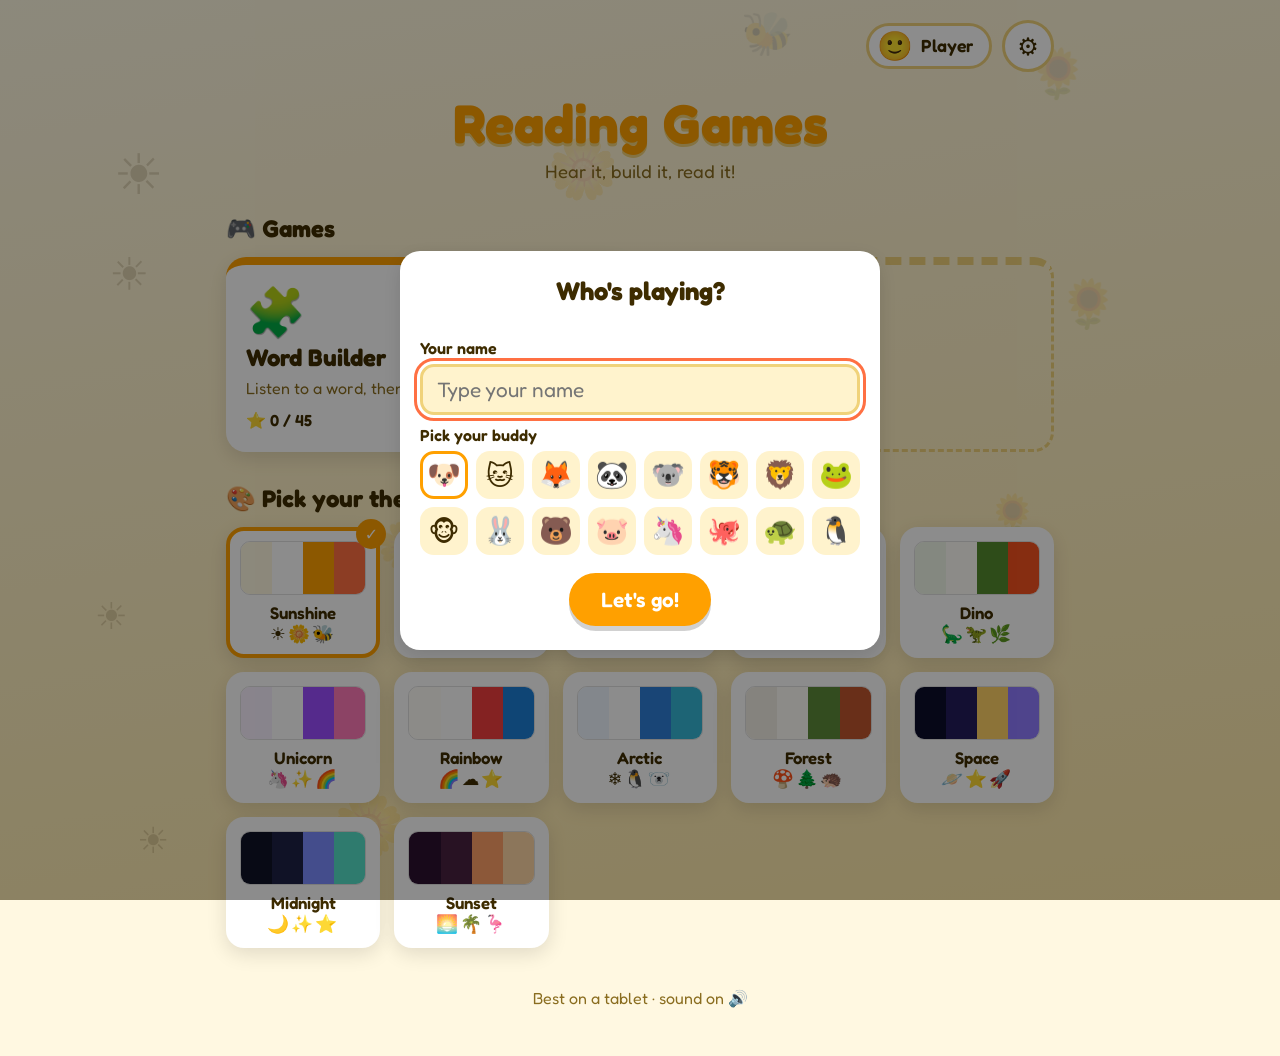
<file: index.html>
<!DOCTYPE html>
<html lang="en">
<head>
    <meta charset="UTF-8">
    <meta name="viewport" content="width=device-width, initial-scale=1.0">
    <title>Reading Games</title>
    <link rel="preconnect" href="https://fonts.googleapis.com">
    <link rel="preconnect" href="https://fonts.gstatic.com" crossorigin>
    <link href="https://fonts.googleapis.com/css2?family=Fredoka:wght@400;500;600;700&display=swap" rel="stylesheet">
    <link rel="stylesheet" href="shared/themes.css">
    <script src="shared/themes.js"></script>
    <script src="shared/store.js"></script>
    <script src="shared/ui.js"></script>
    <script>UI.applyTheme();</script>
    <style>
        .page {
            max-width: 860px;
            margin: 0 auto;
            padding: 20px 16px 48px;
        }

        .topbar {
            display: flex;
            align-items: center;
            justify-content: flex-end;
            gap: 10px;
        }

        .profile-chip {
            display: flex;
            align-items: center;
            gap: 8px;
            border: 3px solid var(--line);
            border-radius: 999px;
            padding: 6px 16px 6px 8px;
            background: var(--panel);
            font-size: 1.1rem;
            font-weight: 600;
            max-width: 60vw;
        }

        .profile-chip .av { font-size: 1.8rem; line-height: 1; }
        .profile-chip .nm { overflow: hidden; text-overflow: ellipsis; white-space: nowrap; }

        h1 {
            margin: 18px 0 4px;
            text-align: center;
            font-size: clamp(2.2rem, 8vw, 3.4rem);
            color: var(--accent);
            text-shadow: 0 3px 0 var(--line);
        }

        .tagline {
            margin: 0 0 28px;
            text-align: center;
            color: var(--ink-dim);
            font-size: 1.15rem;
        }

        h2.section {
            margin: 32px 0 14px;
            font-size: 1.5rem;
        }

        .games {
            display: grid;
            gap: 18px;
            grid-template-columns: repeat(auto-fit, minmax(240px, 1fr));
        }

        .game {
            display: block;
            padding: 22px 20px;
            border-radius: var(--radius);
            background: var(--panel);
            box-shadow: var(--shadow);
            border-top: 8px solid var(--accent);
            text-decoration: none;
            color: inherit;
            transition: transform 0.15s ease;
        }

        .game:hover, .game:focus-visible { transform: translateY(-4px); }

        .game .emoji { font-size: 3rem; line-height: 1; display: block; margin-bottom: 8px; }
        .game h3 { margin: 0 0 6px; font-size: 1.5rem; }
        .game p { margin: 0; color: var(--ink-dim); }
        .game .stars { margin-top: 12px; font-weight: 600; color: var(--ink); }

        .game.soon {
            border-top-color: var(--line);
            background: transparent;
            box-shadow: none;
            border: 3px dashed var(--line);
            border-top-width: 8px;
            color: var(--ink-dim);
        }

        .game.soon:hover { transform: none; }

        /* Theme picker: same card-with-swatch idea as Learn_Python's shop. */
        .themes {
            display: grid;
            gap: 14px;
            grid-template-columns: repeat(auto-fill, minmax(130px, 1fr));
        }

        .theme-card {
            border: 4px solid transparent;
            border-radius: 18px;
            padding: 10px;
            background: var(--panel);
            box-shadow: var(--shadow);
            text-align: center;
            position: relative;
        }

        .theme-card.selected { border-color: var(--accent); }

        .theme-card.selected::after {
            content: "✓";
            position: absolute;
            top: -12px;
            right: -10px;
            width: 30px;
            height: 30px;
            border-radius: 50%;
            background: var(--accent);
            color: #fff;
            font-weight: 700;
            display: flex;
            align-items: center;
            justify-content: center;
        }

        .theme-swatch {
            display: flex;
            height: 54px;
            border-radius: 10px;
            overflow: hidden;
            border: 1px solid rgba(0, 0, 0, 0.12);
        }

        .theme-swatch > i { flex: 1; }

        .theme-name {
            margin-top: 8px;
            font-weight: 600;
            font-size: 1.05rem;
        }

        .theme-decor { font-size: 1.1rem; letter-spacing: 2px; }

        /* Profile modal */
        .profiles {
            display: grid;
            gap: 12px;
            grid-template-columns: repeat(auto-fill, minmax(110px, 1fr));
            margin-bottom: 16px;
        }

        .profile-btn {
            border: 4px solid var(--line);
            border-radius: 18px;
            padding: 12px 6px;
            background: var(--slot);
            overflow: hidden;
        }

        .profile-btn.selected { border-color: var(--accent); }
        .profile-btn .av { font-size: 2.6rem; display: block; line-height: 1.1; }
        .profile-btn .nm {
            display: block;
            font-weight: 600;
            overflow: hidden;
            text-overflow: ellipsis;
            white-space: nowrap;
        }

        .new-form label { display: block; font-weight: 600; margin: 10px 0 6px; }

        .new-form input {
            width: 100%;
            font: inherit;
            font-size: 1.3rem;
            padding: 10px 14px;
            border-radius: 14px;
            border: 3px solid var(--line);
            background: var(--slot);
            color: var(--ink);
        }

        .avatars {
            display: grid;
            gap: 8px;
            grid-template-columns: repeat(8, 1fr);
        }

        .avatar-opt {
            aspect-ratio: 1;
            font-size: 1.7rem;
            border: 3px solid transparent;
            border-radius: 14px;
            background: var(--slot);
            padding: 0;
        }

        .avatar-opt.selected { border-color: var(--accent); background: var(--panel); }

        .modal-actions {
            display: flex;
            gap: 12px;
            justify-content: center;
            flex-wrap: wrap;
            margin-top: 18px;
        }

        .grownups {
            margin-top: 18px;
            font-size: 0.95rem;
            color: var(--ink-dim);
        }

        .grownups .toggle-row { font-size: 1rem; color: var(--ink); }

        @media (max-width: 420px) {
            .avatars { grid-template-columns: repeat(4, 1fr); }
        }

        footer {
            margin-top: 40px;
            text-align: center;
            color: var(--ink-dim);
        }
    </style>
</head>
<body>
    <div class="page">
        <div class="topbar">
            <button id="profile-chip" class="profile-chip" aria-label="Change player">
                <span class="av" id="chip-avatar">🙂</span>
                <span class="nm" id="chip-name">Player</span>
            </button>
            <button id="settings-btn" class="icon-btn" aria-label="Settings">⚙️</button>
        </div>

        <h1>Reading Games</h1>
        <p class="tagline">Hear it, build it, read it!</p>

        <h2 class="section">🎮 Games</h2>
        <div class="games">
            <a class="game" href="01-word-builder/">
                <span class="emoji">🧩</span>
                <h3>Word Builder</h3>
                <p>Listen to a word, then build it from letter tiles.</p>
                <div class="stars" id="wb-stars"></div>
            </a>
            <div class="game soon">
                <span class="emoji">🎁</span>
                <h3>More coming soon</h3>
                <p>New games will appear here.</p>
            </div>
        </div>

        <h2 class="section">🎨 Pick your theme</h2>
        <div class="themes" id="themes"></div>

        <footer>Best on a tablet · sound on 🔊</footer>
    </div>

    <!-- Who's playing? -->
    <div id="profile-modal" class="modal-backdrop hidden">
        <div class="modal" role="dialog" aria-labelledby="profile-title">
            <h2 id="profile-title">Who's playing?</h2>
            <div class="profiles" id="profile-list"></div>

            <div class="new-form hidden" id="new-form">
                <label for="new-name">Your name</label>
                <input id="new-name" maxlength="16" autocomplete="off" placeholder="Type your name">
                <label>Pick your buddy</label>
                <div class="avatars" id="avatar-grid"></div>
            </div>

            <div class="modal-actions">
                <button id="add-btn" class="big-btn secondary">＋ New player</button>
                <button id="create-btn" class="big-btn hidden">Let's go!</button>
                <button id="profile-close" class="big-btn secondary hidden">Close</button>
            </div>
        </div>
    </div>

    <!-- Settings -->
    <div id="settings-modal" class="modal-backdrop hidden">
        <div class="modal" role="dialog" aria-labelledby="settings-title">
            <h2 id="settings-title">⚙️ Settings</h2>

            <div class="toggle-row">
                <span>🔊 Sound</span>
                <button id="sound-toggle" class="toggle" aria-pressed="true">On</button>
            </div>
            <div class="toggle-row">
                <span>🔤 Letters</span>
                <button id="case-toggle" class="toggle" aria-pressed="true">ABC</button>
            </div>

            <div class="grownups">
                <strong>For grown-ups</strong> — hold a button for 3 seconds.
                <div class="toggle-row">
                    <span id="unlock-label">Unlock all levels</span>
                    <button id="unlock-btn" class="hold-btn"><span id="unlock-text">Hold to unlock</span></button>
                </div>
                <div class="toggle-row">
                    <span>Delete this player</span>
                    <button id="delete-btn" class="hold-btn"><span>Hold to delete</span></button>
                </div>
            </div>

            <div class="modal-actions">
                <button id="settings-close" class="big-btn">Done</button>
            </div>
        </div>
    </div>

    <script src="hub.js"></script>
</body>
</html>
</file>
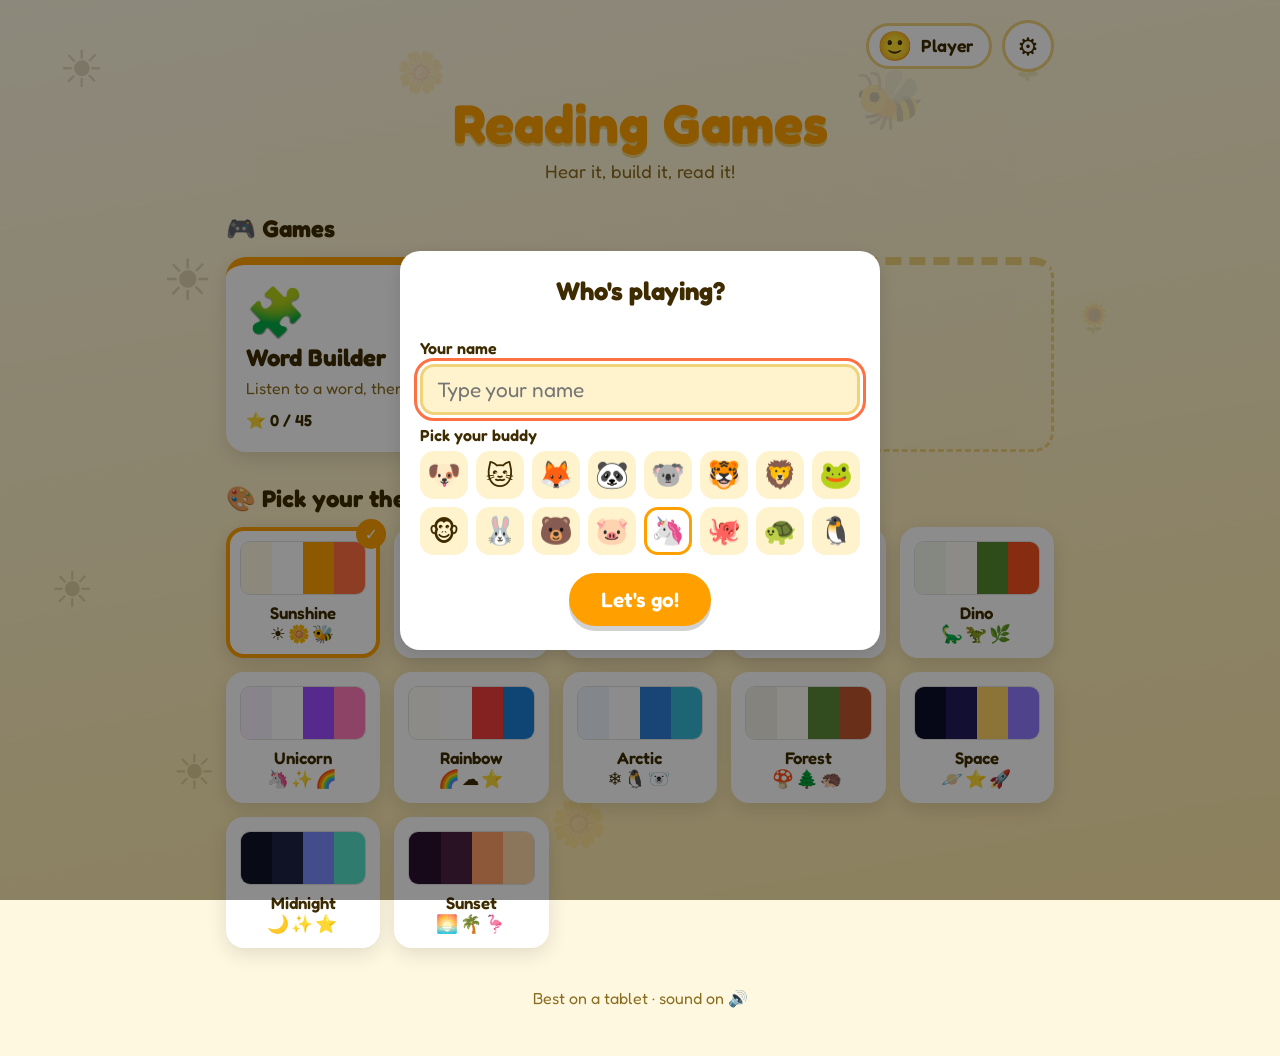
<file: 01-word-builder/index.html>
<!DOCTYPE html>
<html lang="en">
<head>
    <meta charset="UTF-8">
    <meta name="viewport" content="width=device-width, initial-scale=1.0">
    <title>Word Builder</title>
    <link rel="preconnect" href="https://fonts.googleapis.com">
    <link rel="preconnect" href="https://fonts.gstatic.com" crossorigin>
    <link href="https://fonts.googleapis.com/css2?family=Fredoka:wght@400;500;600;700&display=swap" rel="stylesheet">
    <link rel="stylesheet" href="../shared/themes.css">
    <link rel="stylesheet" href="style.css">
    <script src="../shared/themes.js"></script>
    <script src="../shared/store.js"></script>
    <script src="../shared/ui.js"></script>
    <script>
        // No player yet? The hub is where players are made.
        if (!Store.active()) location.replace("../index.html");
        UI.applyTheme();
    </script>
</head>
<body>
    <!-- Level map -->
    <div id="map-screen" class="page screen">
        <div class="topbar">
            <a href="../index.html" class="icon-btn" aria-label="All games">🏠</a>
            <div class="who">
                <span id="who-avatar"></span>
                <span id="who-name"></span>
                <span class="who-stars" id="who-stars"></span>
            </div>
            <button class="icon-btn case-btn" aria-label="Switch uppercase or lowercase">Aa</button>
        </div>
        <h1 class="map-title">🧩 Word Builder</h1>
        <div id="islands"></div>
    </div>

    <!-- Building a word -->
    <div id="play-screen" class="page screen hidden">
        <div class="topbar">
            <button id="quit-btn" class="icon-btn" aria-label="Back to map">🗺️</button>
            <div id="progress" class="progress" aria-label="Progress"></div>
            <button class="icon-btn case-btn" aria-label="Switch uppercase or lowercase">Aa</button>
        </div>

        <div class="stage">
            <button id="card" class="card" aria-label="Hear the word again">
                <div class="card-inner">
                    <div class="card-face card-front">
                        <span class="mystery">❓</span>
                        <span class="listen">🔊</span>
                    </div>
                    <div class="card-face card-back">
                        <img id="card-img" alt="">
                        <span id="card-word" class="card-word"></span>
                    </div>
                </div>
            </button>

            <button id="hear-btn" class="hear-btn" aria-label="Hear the word again">🔊 Hear it</button>

            <div id="slots" class="slots"></div>
            <div id="tray" class="tray"></div>
        </div>
    </div>

    <!-- Level complete -->
    <div id="end-screen" class="modal-backdrop hidden">
        <div class="modal end-modal" role="dialog" aria-labelledby="end-title">
            <div class="end-stars" id="end-stars"></div>
            <h2 id="end-title"></h2>
            <p id="end-sub" class="end-sub"></p>
            <div class="modal-actions">
                <button id="next-btn" class="big-btn">Next level ▶</button>
                <button id="again-btn" class="big-btn secondary">↻ Play again</button>
                <button id="map-btn" class="big-btn secondary">🗺️ Map</button>
            </div>
        </div>
    </div>

    <script src="levels.js"></script>
    <script src="app.js"></script>
</body>
</html>
</file>
<file: shared/themes.css>
/* ============================================================
   themes.css — base look shared by the hub and every game.
   Colours come from custom properties that ui.js sets from
   themes.js; the values below are only the Sunshine fallback.
   ============================================================ */

:root {
    --bg: #fff8e1;
    --bg2: #ffe9a8;
    --panel: #ffffff;
    --ink: #3e2c00;
    --ink-dim: #8a6d1f;
    --accent: #ffa000;
    --accent-2: #ff7043;
    --tile: #ffd54f;
    --tile-ink: #3e2c00;
    --slot: #fff3cd;
    --line: #f0d27a;
    --good: #2f9e44;
    --bad: #e03131;
    --shadow: 0 6px 20px rgba(0, 0, 0, 0.12);
    --radius: 20px;
    --font: "Fredoka", "Trebuchet MS", system-ui, sans-serif;
}

:root.dark {
    --good: #69db7c;
    --bad: #ff8787;
    --shadow: 0 8px 24px rgba(0, 0, 0, 0.4);
}

* { box-sizing: border-box; }

html {
    background: var(--bg);
    -webkit-text-size-adjust: 100%;
}

body {
    margin: 0;
    min-height: 100vh;
    min-height: 100dvh;
    background: linear-gradient(170deg, var(--bg), var(--bg2));
    background-attachment: fixed;
    color: var(--ink);
    font-family: var(--font);
    -webkit-tap-highlight-color: transparent;
    overflow-x: hidden;
}

button {
    font: inherit;
    color: inherit;
    cursor: pointer;
    -webkit-user-select: none;
    user-select: none;
}

button:focus-visible, a:focus-visible, input:focus-visible {
    outline: 3px solid var(--accent-2);
    outline-offset: 3px;
}

/* ---------- Floating decor ---------- */

#decor {
    position: fixed;
    inset: 0;
    z-index: 0;
    pointer-events: none;
    overflow: hidden;
}

#decor span {
    position: absolute;
    opacity: 0.16;
    animation: drift linear infinite alternate;
}

@keyframes drift {
    from { transform: translate(0, 0) rotate(-8deg); }
    to   { transform: translate(24px, -40px) rotate(8deg); }
}

/* Content always sits above the decor layer. */
.page { position: relative; z-index: 1; }

/* ---------- Common controls ---------- */

.big-btn {
    border: none;
    border-radius: 999px;
    padding: 14px 32px;
    font-size: 1.3rem;
    font-weight: 600;
    background: var(--accent);
    color: #fff;
    box-shadow: 0 5px 0 rgba(0, 0, 0, 0.18);
    transition: transform 0.1s ease, box-shadow 0.1s ease;
}

.big-btn:active {
    transform: translateY(3px);
    box-shadow: 0 2px 0 rgba(0, 0, 0, 0.18);
}

.big-btn.secondary {
    background: var(--panel);
    color: var(--ink);
    border: 3px solid var(--line);
}

.icon-btn {
    width: 52px;
    height: 52px;
    border-radius: 50%;
    border: 3px solid var(--line);
    background: var(--panel);
    font-size: 1.5rem;
    display: inline-flex;
    align-items: center;
    justify-content: center;
    text-decoration: none;
    color: var(--ink);
    flex: none;
}

.icon-btn.case-btn { font-size: 1.15rem; font-weight: 700; }

.panel {
    background: var(--panel);
    border-radius: var(--radius);
    box-shadow: var(--shadow);
}

/* ---------- Modal ---------- */

.modal-backdrop {
    position: fixed;
    inset: 0;
    z-index: 50;
    background: rgba(0, 0, 0, 0.45);
    display: flex;
    align-items: center;
    justify-content: center;
    padding: 16px;
}

.modal-backdrop.hidden { display: none; }

.modal {
    width: 100%;
    max-width: 480px;
    max-height: calc(100dvh - 32px);
    overflow-y: auto;
    padding: 24px 20px;
    background: var(--panel);
    border-radius: var(--radius);
    box-shadow: var(--shadow);
}

.modal h2 { margin: 0 0 16px; text-align: center; font-size: 1.6rem; }

/* ---------- Toggle row ---------- */

.toggle-row {
    display: flex;
    align-items: center;
    justify-content: space-between;
    gap: 12px;
    padding: 14px 4px;
    border-bottom: 2px dashed var(--line);
    font-size: 1.15rem;
}

.toggle {
    min-width: 96px;
    border: 3px solid var(--line);
    border-radius: 999px;
    padding: 8px 14px;
    background: var(--slot);
    font-weight: 600;
}

.toggle[aria-pressed="true"] {
    background: var(--accent);
    border-color: var(--accent);
    color: #fff;
}

/* ---------- Hold button ---------- */

.hold-btn {
    position: relative;
    overflow: hidden;
    border: 3px solid var(--line);
    border-radius: 999px;
    padding: 10px 16px;
    background: var(--slot);
    font-weight: 600;
    touch-action: none;
}

.hold-btn::before {
    content: "";
    position: absolute;
    inset: 0;
    background: var(--accent-2);
    opacity: 0.45;
    transform-origin: left;
    transform: scaleX(var(--hold, 0));
}

.hold-btn > span { position: relative; }

/* ---------- Confetti ---------- */

canvas.confetti {
    position: fixed;
    inset: 0;
    z-index: 100;
    pointer-events: none;
}

.hidden { display: none !important; }

@media (prefers-reduced-motion: reduce) {
    #decor span { animation: none; }
    * { transition-duration: 0.01ms !important; }
}
</file>
<file: 01-word-builder/style.css>
/* ---------- Layout ---------- */

.page {
    max-width: 760px;
    margin: 0 auto;
    padding: 14px 16px 40px;
}

.topbar {
    display: flex;
    align-items: center;
    justify-content: space-between;
    gap: 10px;
}

.who {
    flex: 1;
    min-width: 0;
    display: flex;
    align-items: center;
    justify-content: center;
    gap: 8px;
    font-size: 1.15rem;
    font-weight: 600;
}

#who-avatar { font-size: 1.8rem; }
#who-name { overflow: hidden; text-overflow: ellipsis; white-space: nowrap; }
.who-stars { color: var(--ink-dim); white-space: nowrap; }

.map-title {
    margin: 14px 0 6px;
    text-align: center;
    font-size: clamp(2rem, 7vw, 2.8rem);
    color: var(--accent);
    text-shadow: 0 3px 0 var(--line);
}

/* Letter case: tiles and words follow the player's choice. */
.tile, .card-word { text-transform: lowercase; }
body.upper .tile, body.upper .card-word { text-transform: uppercase; }

/* ---------- Map ---------- */

.island {
    margin-top: 22px;
    padding: 16px 12px 8px;
    background: var(--panel);
    border-radius: 28px;
    box-shadow: var(--shadow);
    position: relative;
    overflow: hidden;
}

.island h2 {
    margin: 0;
    text-align: center;
    font-size: 1.5rem;
}

.island .island-emoji {
    position: absolute;
    right: -10px;
    bottom: -20px;
    font-size: 9rem;
    opacity: 0.1;
    pointer-events: none;
}

.trail { position: relative; }

.trail svg {
    position: absolute;
    inset: 0;
    width: 100%;
    height: 100%;
    overflow: visible;
}

.trail path {
    fill: none;
    stroke: var(--line);
    stroke-width: 10;
    stroke-linecap: round;
    stroke-dasharray: 2 18;
}

.trail path.open { stroke: var(--accent); stroke-dasharray: none; opacity: 0.55; }

.node {
    position: absolute;
    transform: translateX(-50%);
    width: 120px;
    display: flex;
    flex-direction: column;
    align-items: center;
    border: none;
    background: none;
    padding: 0;
}

.node .circle {
    width: 76px;
    height: 76px;
    border-radius: 50%;
    background: var(--accent);
    color: #fff;
    font-size: 2rem;
    font-weight: 700;
    display: flex;
    align-items: center;
    justify-content: center;
    box-shadow: 0 6px 0 rgba(0, 0, 0, 0.2);
    border: 4px solid var(--panel);
}

.node.done .circle { background: var(--accent-2); }

.node.locked { cursor: default; }
.node.locked .circle {
    background: var(--slot);
    color: var(--ink-dim);
    font-size: 1.6rem;
    box-shadow: none;
    border-color: var(--line);
}

.node.current .circle { animation: pulse 1.4s ease-in-out infinite; }

@keyframes pulse {
    0%, 100% { transform: scale(1); }
    50% { transform: scale(1.1); }
}

.node .label {
    margin-top: 6px;
    font-weight: 600;
    font-size: 0.95rem;
    background: var(--panel);
    border-radius: 999px;
    padding: 0 8px;
}

.node .stars { font-size: 1.05rem; letter-spacing: 1px; line-height: 1.2; }
.star { color: var(--line); }
.star.on { color: #fcc419; text-shadow: 0 1px 0 rgba(0, 0, 0, 0.25); }

/* ---------- Play ---------- */

.progress {
    flex: 1;
    display: flex;
    justify-content: center;
    gap: 8px;
    flex-wrap: wrap;
}

.progress .dot {
    width: 16px;
    height: 16px;
    border-radius: 50%;
    border: 3px solid var(--line);
    background: var(--panel);
}

.progress .dot.done { background: var(--accent); border-color: var(--accent); }
.progress .dot.now { border-color: var(--accent); transform: scale(1.25); }

.stage {
    display: flex;
    flex-direction: column;
    align-items: center;
    gap: 18px;
    padding-top: 16px;
}

/* The ❓ card flips over to show the picture once the word is built. */
.card {
    width: min(200px, 50vw);
    aspect-ratio: 1;
    border: none;
    background: none;
    padding: 0;
    perspective: 900px;
}

.card-inner {
    position: relative;
    width: 100%;
    height: 100%;
    transition: transform 0.6s cubic-bezier(0.3, 1.4, 0.6, 1);
    transform-style: preserve-3d;
}

.card.flipped .card-inner { transform: rotateY(180deg); }

.card-face {
    position: absolute;
    inset: 0;
    border-radius: 28px;
    background: var(--panel);
    box-shadow: var(--shadow);
    border: 5px solid var(--line);
    backface-visibility: hidden;
    -webkit-backface-visibility: hidden;
    display: flex;
    flex-direction: column;
    align-items: center;
    justify-content: center;
}

.card-front .mystery { font-size: 5rem; line-height: 1; }
.card-front .listen { font-size: 1.6rem; margin-top: 6px; }

.card-back {
    transform: rotateY(180deg);
    border-color: var(--good);
}

.card-back img { width: 70%; height: 70%; object-fit: contain; }
.card-word { font-size: 1.8rem; font-weight: 700; line-height: 1; }

.hear-btn {
    border: 3px solid var(--line);
    border-radius: 999px;
    padding: 8px 22px;
    background: var(--panel);
    font-size: 1.2rem;
    font-weight: 600;
}

.slots {
    display: flex;
    justify-content: center;
    gap: 10px;
    padding: 6px 0;
}

.slot {
    width: var(--t, 80px);
    height: var(--t, 80px);
    border-radius: 18px;
    border: 4px dashed var(--line);
    background: var(--slot);
    display: flex;
    align-items: center;
    justify-content: center;
    transition: border-color 0.2s ease;
}

.slot.filled { border-style: solid; border-color: var(--good); }
.slot.miss { animation: miss 0.45s ease; }
.slot.done { animation: hop 0.5s ease; }
.slot.say { animation: say 0.45s ease; }

@keyframes miss {
    0%, 100% { border-color: var(--line); }
    40% { border-color: var(--bad); background: color-mix(in srgb, var(--bad) 20%, var(--slot)); }
}

@keyframes say {
    0%, 100% { transform: scale(1); }
    40% { transform: scale(1.18); border-color: var(--accent-2); box-shadow: 0 0 0 6px var(--accent-2); }
}

@keyframes hop {
    0%, 100% { transform: translateY(0); }
    40% { transform: translateY(-16px); }
}

.tray {
    display: flex;
    flex-wrap: wrap;
    justify-content: center;
    gap: 12px;
    min-height: var(--t, 80px);
    margin-top: 6px;
    padding: 14px;
    border-radius: 24px;
    background: color-mix(in srgb, var(--panel) 55%, transparent);
    max-width: 100%;
}

.tile, .ghost {
    width: var(--t, 80px);
    height: var(--t, 80px);
    flex: none;
}

.ghost { visibility: hidden; }

.tile {
    border: none;
    border-radius: 18px;
    background: var(--tile);
    color: var(--tile-ink);
    font-size: calc(var(--t, 80px) * 0.52);
    font-weight: 600;
    line-height: 1;
    padding: 0;
    box-shadow: 0 6px 0 rgba(0, 0, 0, 0.2);
    touch-action: none;
    position: relative;
}

.tile.dragging {
    z-index: 30;
    box-shadow: 0 14px 24px rgba(0, 0, 0, 0.25);
    cursor: grabbing;
}

.slot .tile {
    width: 100%;
    height: 100%;
    border-radius: 12px;
    box-shadow: none;
    cursor: default;
}

.tile.wiggle { animation: wiggle 0.4s ease; }

@keyframes wiggle {
    0%, 100% { translate: 0; }
    20% { translate: -10px; }
    40% { translate: 10px; }
    60% { translate: -6px; }
    80% { translate: 6px; }
}

.tile.glow { animation: glow 1s ease-in-out infinite; }

@keyframes glow {
    0%, 100% { box-shadow: 0 6px 0 rgba(0, 0, 0, 0.2), 0 0 0 0 var(--accent-2); }
    50% { box-shadow: 0 6px 0 rgba(0, 0, 0, 0.2), 0 0 0 8px var(--accent-2); }
}

/* Rainbow theme: every tile a different colour (set once, so it keeps it in a slot). */
[data-theme="rainbow"] .tile[data-c="0"] { background: #ff8787; }
[data-theme="rainbow"] .tile[data-c="1"] { background: #ffc078; }
[data-theme="rainbow"] .tile[data-c="2"] { background: #ffe066; }
[data-theme="rainbow"] .tile[data-c="3"] { background: #8ce99a; }
[data-theme="rainbow"] .tile[data-c="4"] { background: #74c0fc; }
[data-theme="rainbow"] .tile[data-c="5"] { background: #b197fc; }

/* ---------- Level complete ---------- */

.end-modal { text-align: center; }

.end-stars {
    display: flex;
    justify-content: center;
    gap: 6px;
    font-size: 4rem;
    line-height: 1.1;
    margin-bottom: 6px;
}

.end-stars .star { opacity: 0.5; }
.end-stars .star.on { opacity: 1; animation: star-pop 0.5s cubic-bezier(0.3, 1.8, 0.5, 1) both; }

@keyframes star-pop {
    from { transform: scale(0) rotate(-40deg); }
    to { transform: scale(1) rotate(0); }
}

.end-sub { margin: 0 0 8px; color: var(--ink-dim); font-size: 1.15rem; }

@media (max-width: 420px) {
    .node { width: 100px; }
    .node .circle { width: 66px; height: 66px; font-size: 1.7rem; }
    .big-btn { padding: 12px 22px; font-size: 1.15rem; }
}
</file>
